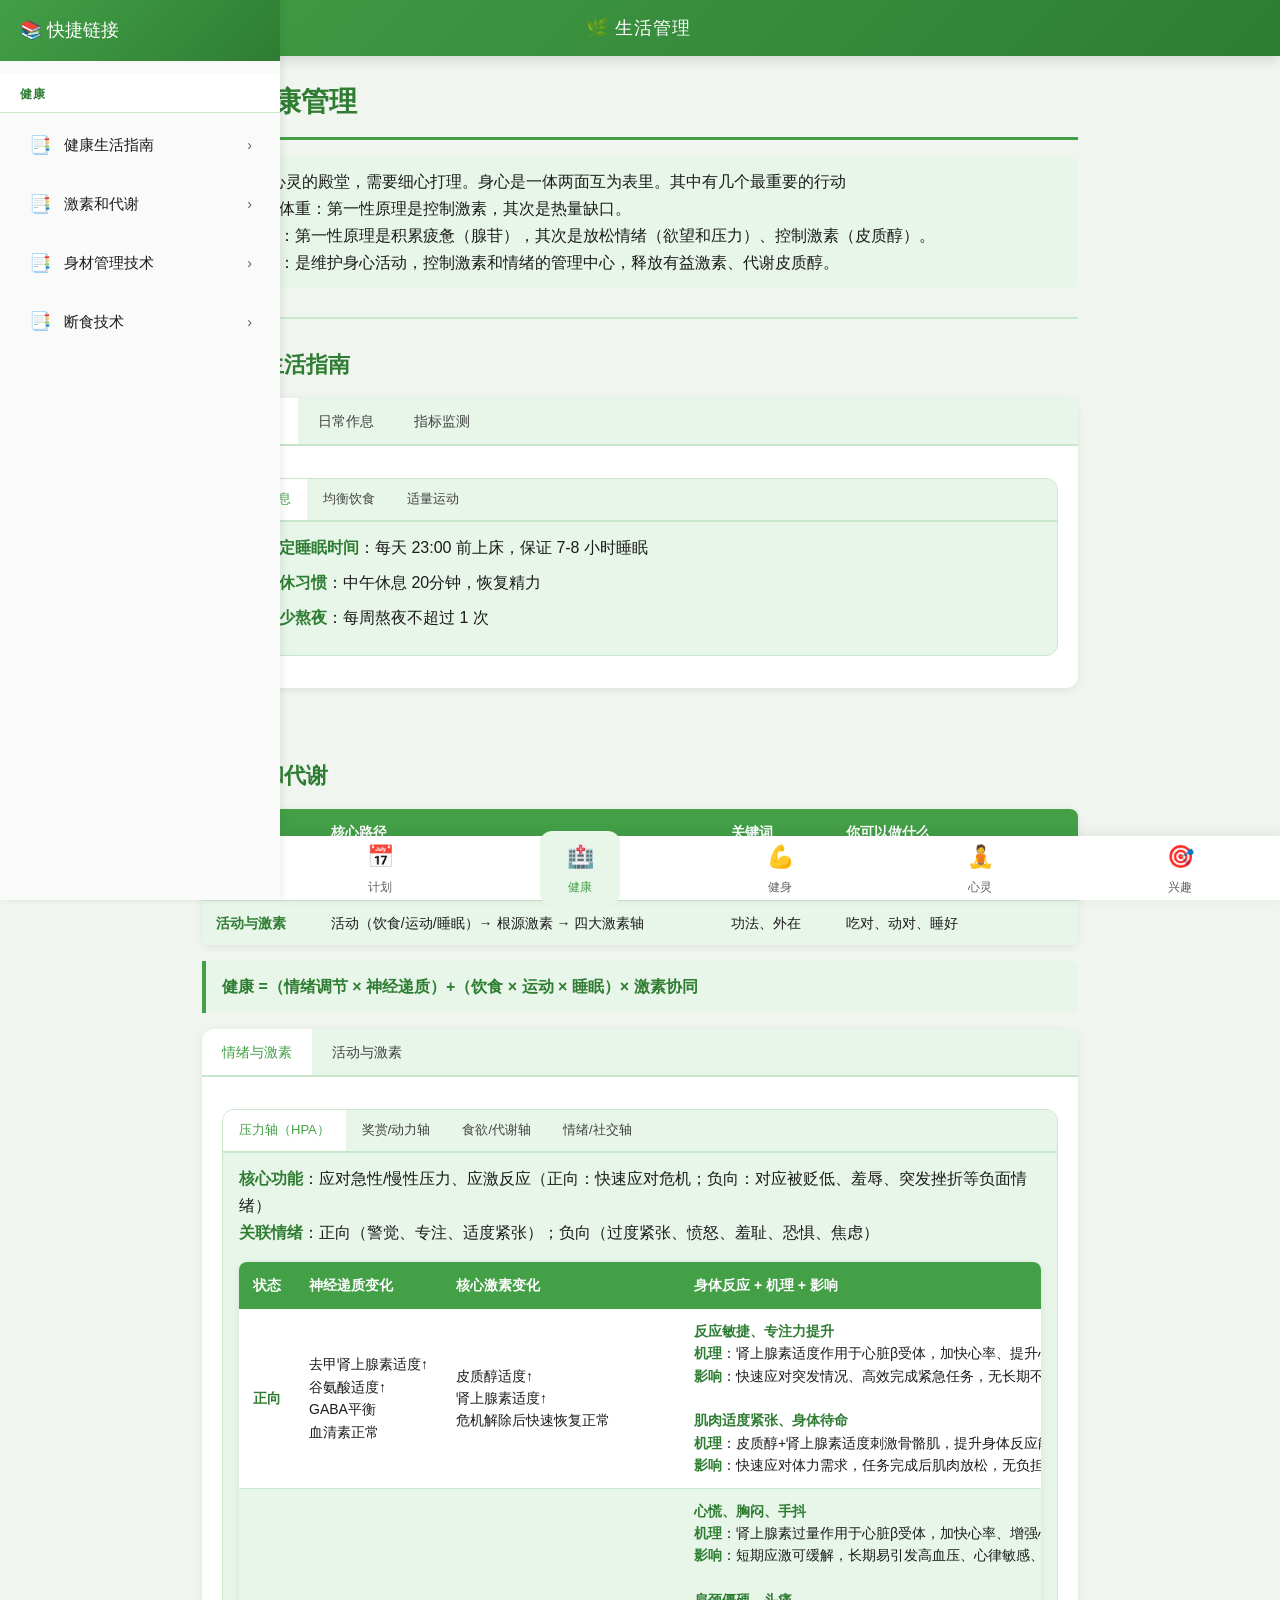
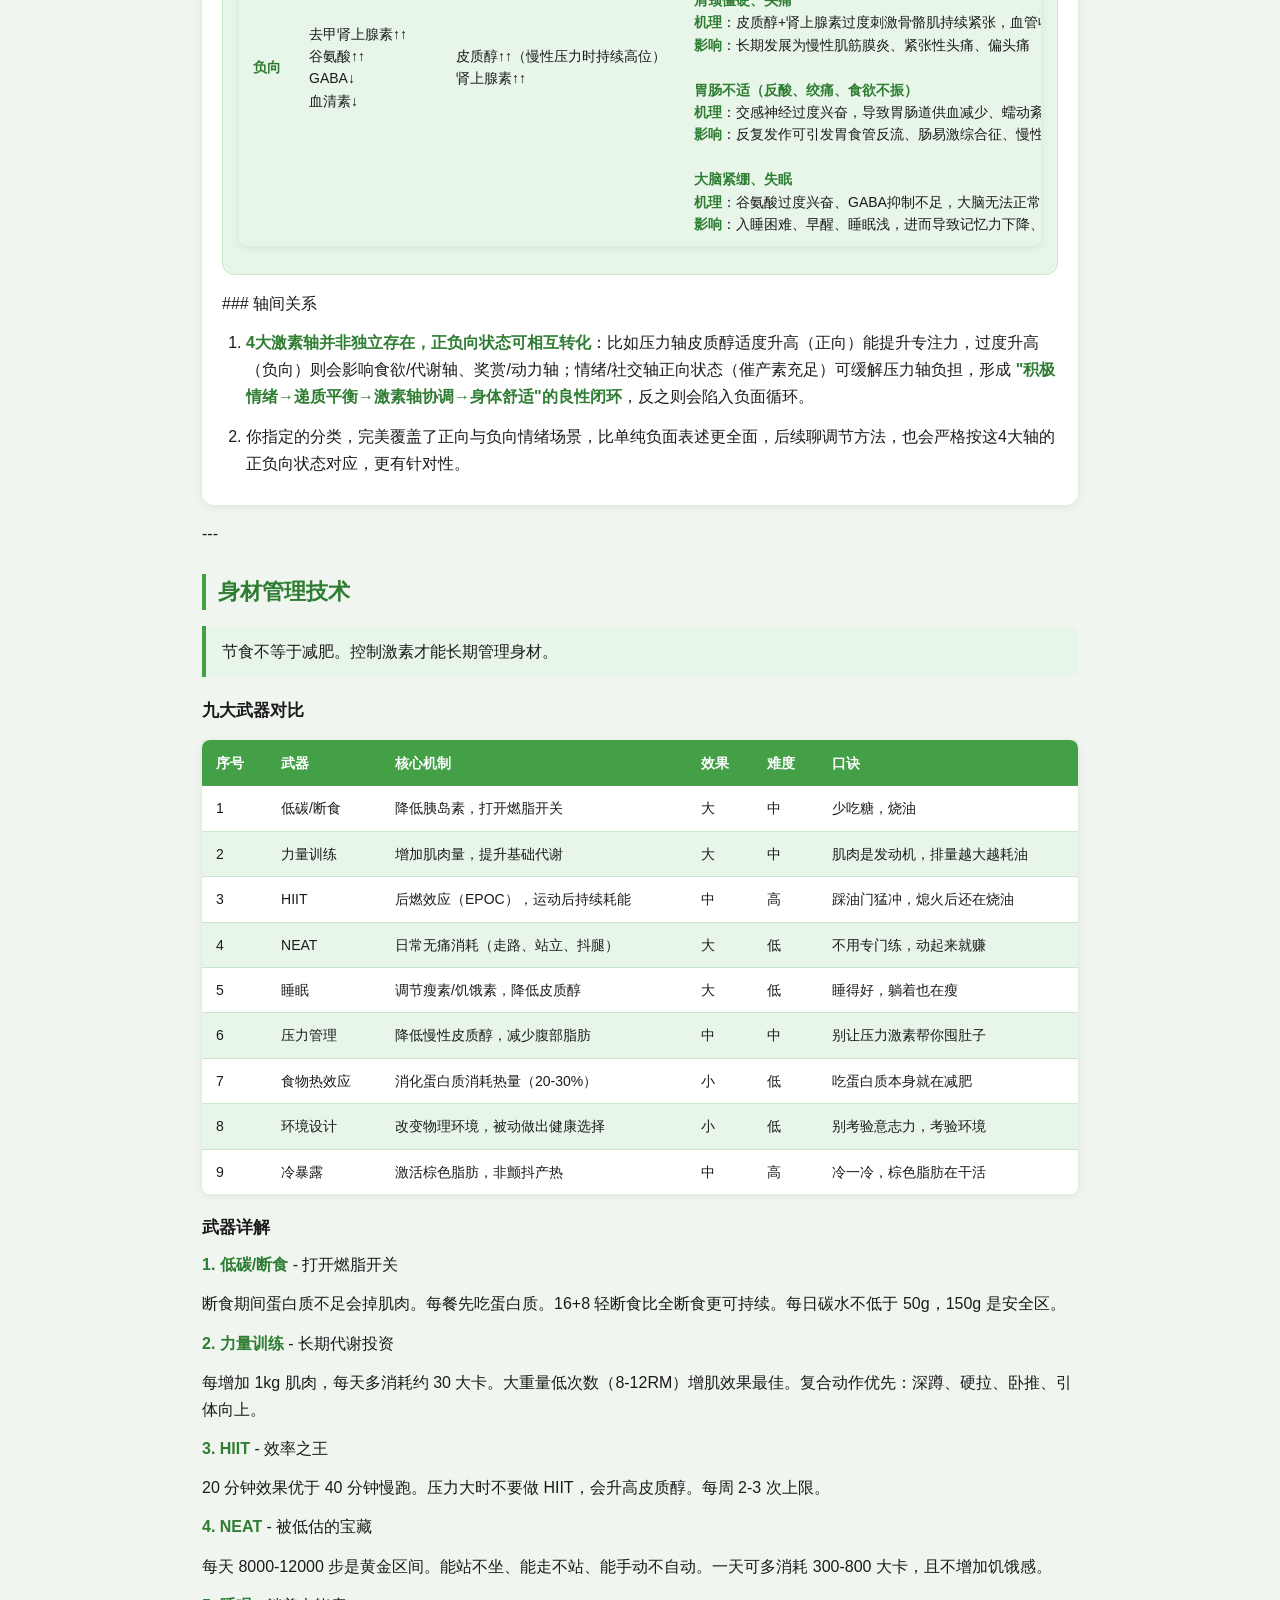
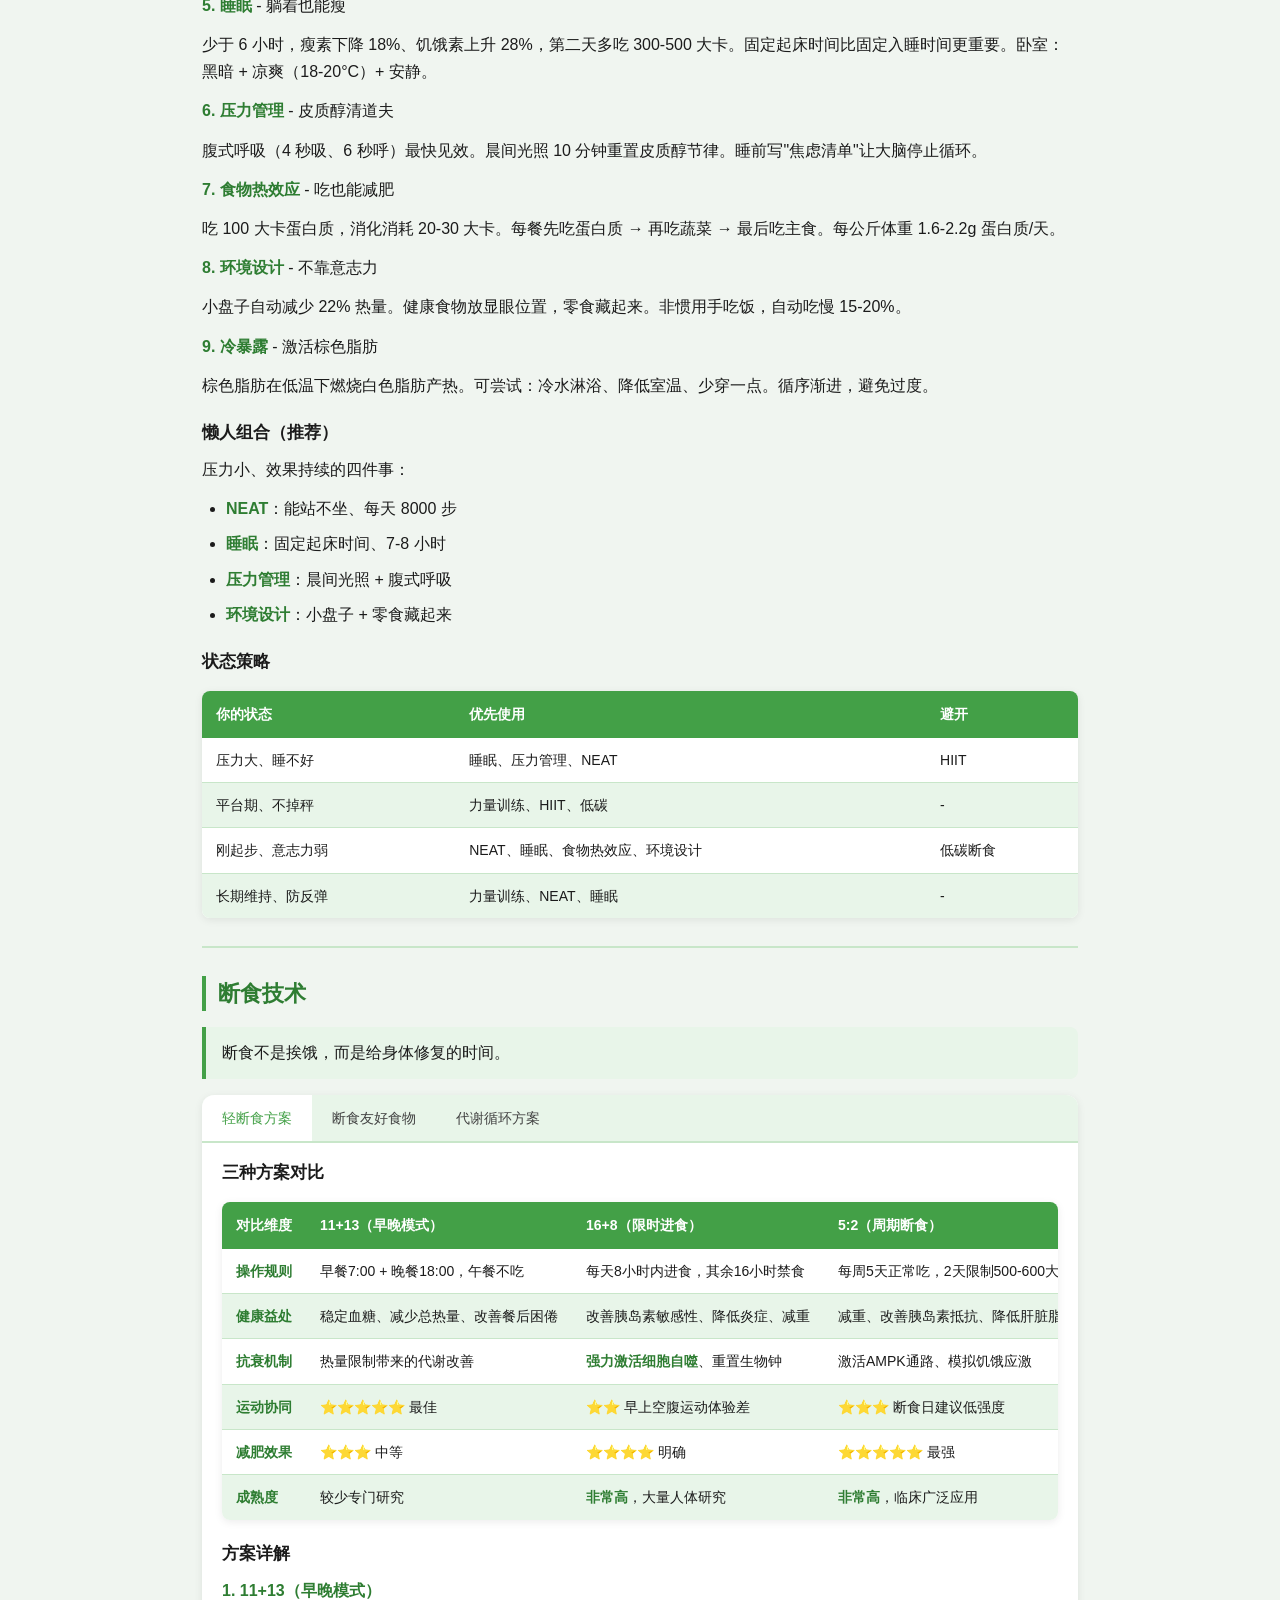
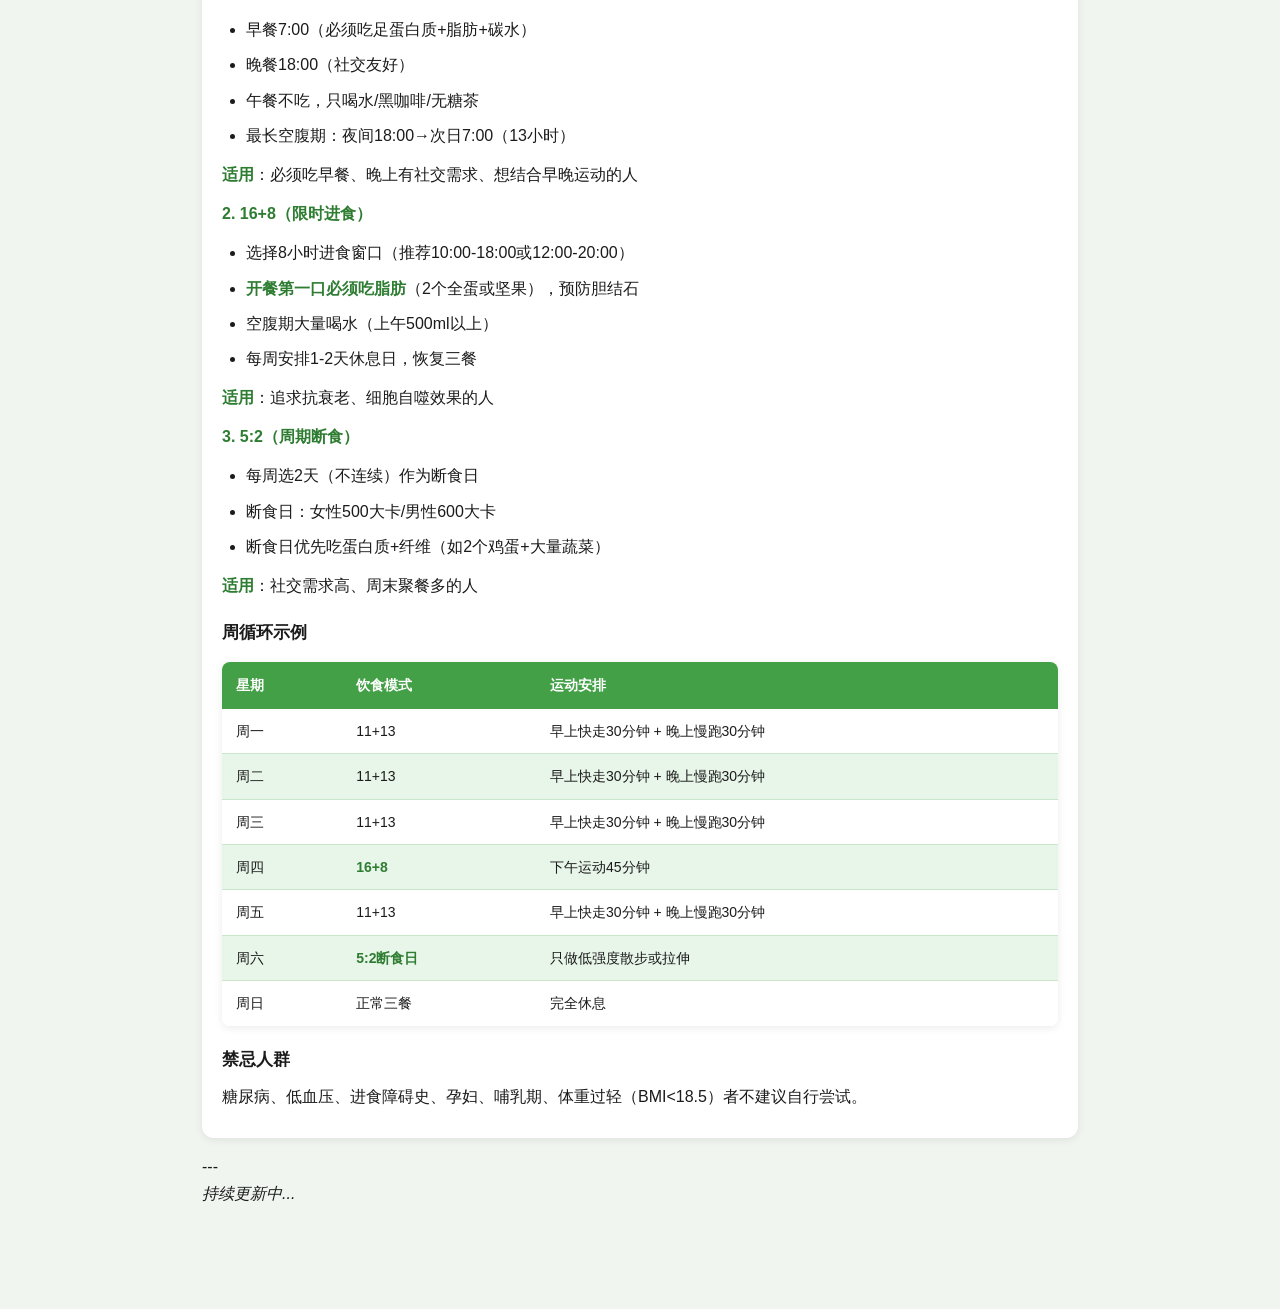
<file: index.html>
<!DOCTYPE html>
<html lang="zh-CN">
<head>
    <meta charset="UTF-8">
    <meta name="viewport" content="width=device-width, initial-scale=1.0">
    <title>🌿 生活管理</title>
    <link rel="stylesheet" href="css/style.css?v=6">
</head>
<body>
    <!-- 侧边栏遮罩 -->
    <div class="sidebar-overlay" id="sidebarOverlay"></div>

    <!-- 侧边栏 -->
    <aside class="sidebar" id="sidebar">
        <div class="sidebar-header">
            <h2>📚 快捷链接</h2>
            <button class="sidebar-close" id="sidebarClose">×</button>
        </div>
        <div class="sidebar-content" id="sidebarContent"></div>
    </aside>

    <!-- 顶部标题栏 -->
    <header class="header">
        <button class="sidebar-toggle" id="sidebarToggle">☰</button>
        <h1>🌿 生活管理</h1>
        <div style="width:40px"></div>
    </header>

    <!-- 主内容区 -->
    <main class="content" id="content">
        <div class="loading">加载中...</div>
    </main>

    <!-- 底部导航栏 -->
    <nav class="navbar">
        <a class="nav-item" data-page="plan">
            <span class="nav-icon">📅</span>
            <span class="nav-label">计划</span>
        </a>
        <a class="nav-item active" data-page="health">
            <span class="nav-icon">🏥</span>
            <span class="nav-label">健康</span>
        </a>
        <a class="nav-item" data-page="fitness">
            <span class="nav-icon">💪</span>
            <span class="nav-label">健身</span>
        </a>
        <a class="nav-item" data-page="mind">
            <span class="nav-icon">🧘</span>
            <span class="nav-label">心灵</span>
        </a>
        <a class="nav-item" data-page="hobby">
            <span class="nav-icon">🎯</span>
            <span class="nav-label">兴趣</span>
        </a>
    </nav>

    <script src="lib/marked.min.js"></script>
    <script src="js/app.js"></script>
</body>
</html>
</file>
<file: css/style.css>
/* ===== 基础重置 ===== */
* {
    margin: 0;
    padding: 0;
    box-sizing: border-box;
}

html, body {
    height: 100%;
    font-family: -apple-system, BlinkMacSystemFont, "Segoe UI", Roboto, "Helvetica Neue", Arial, sans-serif;
    font-size: 16px;
    line-height: 1.6;
    background-color: #f0f5f0;
}

/* ===== 配色变量（清新绿色主题，高对比度）===== */
:root {
    --primary: #43a047;
    --primary-light: #66bb6a;
    --primary-dark: #2e7d32;
    --primary-bg: #e8f5e9;
    --background: #f0f5f0;
    --card-bg: #ffffff;
    --text: #1b1b1b;
    --text-secondary: #424242;
    --text-light: #616161;
    --border: #c8e6c9;
    --border-dark: #a5d6a7;
    --shadow: 0 2px 8px rgba(0, 0, 0, 0.08);
    --shadow-strong: 0 4px 12px rgba(0, 0, 0, 0.12);
}

/* ===== 侧边栏 ===== */
.sidebar {
    position: fixed;
    top: 0;
    left: -280px;
    width: 280px;
    height: 100%;
    background: #ffffff;
    z-index: 200;
    transition: left 0.3s ease;
    box-shadow: 2px 0 12px rgba(0, 0, 0, 0.15);
    display: flex;
    flex-direction: column;
}

.sidebar.open {
    left: 0;
}

/* PC 端侧边栏固定显示 */
@media (min-width: 768px) {
    .sidebar {
        left: 0;
        box-shadow: 2px 0 8px rgba(0, 0, 0, 0.08);
    }

    .sidebar-overlay {
        display: none !important;
    }

    .sidebar-close {
        display: none !important;
    }

    .content {
        padding-left: 296px;
    }

    .header {
        padding-left: 296px;
    }

    .navbar {
        left: 280px !important;
        right: 0 !important;
        width: auto !important;
    }
}

.sidebar-overlay {
    position: fixed;
    top: 0;
    left: 0;
    right: 0;
    bottom: 0;
    background: rgba(0, 0, 0, 0.4);
    z-index: 199;
    opacity: 0;
    visibility: hidden;
    transition: all 0.3s ease;
}

.sidebar-overlay.show {
    opacity: 1;
    visibility: visible;
}

.sidebar-header {
    display: flex;
    align-items: center;
    justify-content: space-between;
    padding: 16px 20px;
    background: linear-gradient(135deg, var(--primary) 0%, var(--primary-dark) 100%);
    color: #ffffff;
}

.sidebar-header h2 {
    font-size: 18px;
    font-weight: 500;
}

.sidebar-close {
    background: none;
    border: none;
    color: #ffffff;
    font-size: 28px;
    cursor: pointer;
    padding: 0;
    line-height: 1;
    opacity: 0.9;
}

.sidebar-close:hover {
    opacity: 1;
}

.sidebar-content {
    flex: 1;
    overflow-y: auto;
    padding: 12px 0;
    background: #fafafa;
}

.sidebar-section-title {
    font-size: 12px;
    font-weight: 600;
    color: var(--primary-dark);
    text-transform: uppercase;
    letter-spacing: 1px;
    padding: 12px 20px 8px;
    border-bottom: 1px solid var(--border);
    margin-bottom: 4px;
    background: #ffffff;
}

.sidebar-link {
    display: flex;
    align-items: center;
    padding: 14px 20px;
    color: var(--text);
    text-decoration: none;
    cursor: pointer;
    transition: all 0.2s;
    margin: 2px 8px;
    border-radius: 8px;
}

.sidebar-link:hover {
    background: var(--primary-bg);
    color: var(--primary-dark);
}

.sidebar-link:active {
    background: var(--primary-light);
    color: #ffffff;
}

.sidebar-link-icon {
    font-size: 18px;
    margin-right: 12px;
    width: 24px;
    text-align: center;
}

.sidebar-link-text {
    flex: 1;
    font-size: 15px;
}

.sidebar-link-arrow {
    color: var(--text-light);
    font-size: 14px;
}

/* ===== 顶部标题栏 ===== */
.header {
    position: fixed;
    top: 0;
    left: 0;
    right: 0;
    height: 56px;
    background: linear-gradient(135deg, var(--primary) 0%, var(--primary-dark) 100%);
    color: #ffffff;
    display: flex;
    align-items: center;
    justify-content: space-between;
    padding: 0 16px;
    box-shadow: var(--shadow-strong);
    z-index: 100;
}

.header h1 {
    font-size: 18px;
    font-weight: 500;
    letter-spacing: 1px;
}

.sidebar-toggle {
    background: none;
    border: none;
    color: #ffffff;
    font-size: 22px;
    cursor: pointer;
    padding: 8px;
    border-radius: 4px;
    opacity: 0.9;
}

.sidebar-toggle:hover {
    opacity: 1;
    background: rgba(255,255,255,0.1);
}

/* ===== 主内容区 ===== */
.content {
    padding: 72px 16px 80px;
    min-height: 100vh;
    max-width: 800px;
    margin: 0 auto;
    color: var(--text);
    overflow-x: hidden;
}

/* ===== 返回链接 ===== */
.back-link {
    display: inline-flex;
    align-items: center;
    gap: 8px;
    padding: 10px 16px;
    background: var(--primary);
    color: #ffffff;
    text-decoration: none;
    border-radius: 8px;
    margin-bottom: 20px;
    font-size: 14px;
    font-weight: 500;
    cursor: pointer;
}

.back-link:hover {
    background: var(--primary-dark);
}

/* ===== 面包屑导航 ===== */
.breadcrumb {
    display: flex;
    align-items: center;
    flex-wrap: wrap;
    gap: 4px;
    padding: 12px 0;
    margin-bottom: 16px;
    font-size: 14px;
    border-bottom: 1px solid var(--border);
}

.breadcrumb a {
    color: var(--primary);
    text-decoration: none;
    cursor: pointer;
    padding: 4px 8px;
    border-radius: 4px;
}

.breadcrumb a:hover {
    background: var(--primary-bg);
}

.breadcrumb-sep {
    color: var(--text-light);
    margin: 0 4px;
}

/* ===== Markdown 内容样式 ===== */
.content h1 {
    font-size: 24px;
    color: var(--primary-dark);
    margin-bottom: 16px;
    padding-bottom: 12px;
    border-bottom: 3px solid var(--primary);
}

.content h2 {
    font-size: 20px;
    color: var(--primary-dark);
    margin: 28px 0 14px;
    padding-left: 12px;
    border-left: 4px solid var(--primary);
}

.content h3 {
    font-size: 17px;
    color: var(--text);
    margin: 20px 0 10px;
    font-weight: 600;
}

.content h4 {
    font-size: 16px;
    color: var(--text-secondary);
    margin: 16px 0 8px;
    font-weight: 600;
}

.content p {
    margin-bottom: 12px;
    color: var(--text);
    line-height: 1.7;
}

.content ul, .content ol {
    margin: 12px 0;
    padding-left: 24px;
}

.content li {
    margin-bottom: 8px;
    line-height: 1.7;
    color: var(--text);
}

.content strong {
    color: var(--primary-dark);
    font-weight: 600;
}

.content code {
    background: var(--primary-bg);
    color: var(--primary-dark);
    padding: 2px 8px;
    border-radius: 4px;
    font-size: 14px;
    font-family: "SF Mono", Consolas, monospace;
}

.content pre {
    background: #263238;
    color: #eceff1;
    padding: 16px;
    border-radius: 8px;
    overflow-x: auto;
    margin: 16px 0;
}

.content pre code {
    background: transparent;
    color: inherit;
    padding: 0;
}

.content blockquote {
    border-left: 4px solid var(--primary);
    background: var(--primary-bg);
    padding: 12px 16px;
    margin: 16px 0;
    border-radius: 0 8px 8px 0;
    color: var(--text-secondary);
}

.content blockquote p {
    margin-bottom: 0;
}

.content hr {
    border: none;
    border-top: 2px solid var(--border);
    margin: 28px 0;
}

/* ===== 表格样式（重点修复）===== */
.table-scroll {
    overflow-x: auto;
    -webkit-overflow-scrolling: touch;
    margin: 16px 0;
    border-radius: 8px;
    box-shadow: var(--shadow);
    max-width: 100%;
}

.content table {
    width: max-content;
    min-width: 100%;
    border-collapse: collapse;
    margin: 0;
    background: #ffffff;
}

.content th {
    background: var(--primary);
    color: #ffffff;
    padding: 12px 14px;
    text-align: left;
    font-weight: 600;
    font-size: 14px;
}

.content td {
    padding: 11px 14px;
    text-align: left;
    color: var(--text);
    border-bottom: 1px solid var(--border);
    font-size: 14px;
}

.content tr:last-child td {
    border-bottom: none;
}

/* 偶数行 - 使用浅绿色背景，确保文字可见 */
.content tbody tr:nth-child(even) {
    background: var(--primary-bg);
}

/* 奇数行 - 白色背景 */
.content tbody tr:nth-child(odd) {
    background: #ffffff;
}

/* 行悬停效果 */
.content tbody tr:hover {
    background: #c8e6c9;
}

/* ===== 任务列表样式 ===== */
.content input[type="checkbox"] {
    margin-right: 10px;
    transform: scale(1.2);
    accent-color: var(--primary);
    cursor: pointer;
}

/* ===== TAB 选项卡样式 ===== */
.tabbed-set {
    margin: 16px 0;
    background: var(--card-bg);
    border-radius: 12px;
    overflow: hidden;
    box-shadow: var(--shadow);
}

.tabbed-labels {
    display: flex;
    border-bottom: 2px solid var(--border);
    background: var(--primary-bg);
    overflow-x: auto;
    -webkit-overflow-scrolling: touch;
    scrollbar-width: none;
    -ms-overflow-style: none;
}

.tabbed-labels::-webkit-scrollbar {
    display: none;
}

.tabbed-label {
    padding: 12px 20px;
    cursor: pointer;
    color: var(--text-secondary);
    font-size: 14px;
    font-weight: 500;
    white-space: nowrap;
    border-bottom: 2px solid transparent;
    margin-bottom: -2px;
    transition: all 0.2s ease;
}

.tabbed-label:hover {
    color: var(--primary);
    background: rgba(67, 160, 71, 0.1);
}

.tabbed-label.active {
    color: var(--primary);
    border-bottom-color: var(--primary);
    background: var(--card-bg);
}

.tabbed-content {
    padding: 0;
}

.tabbed-panel {
    display: none;
    padding: 16px 20px;
    animation: fadeIn 0.2s ease;
}

.tabbed-panel.active {
    display: block;
}

@keyframes fadeIn {
    from { opacity: 0; }
    to { opacity: 1; }
}

/* TAB 内容内的样式调整 */
.tabbed-panel h3:first-child {
    margin-top: 0;
}

.tabbed-panel p:first-child {
    margin-top: 0;
}

.tabbed-panel ul:first-child {
    margin-top: 0;
}

/* ===== 底部导航栏 ===== */
.navbar {
    position: fixed;
    bottom: 0;
    left: 0;
    right: 0;
    height: 64px;
    background: #ffffff;
    display: flex;
    justify-content: space-around;
    align-items: center;
    box-shadow: 0 -2px 12px rgba(0, 0, 0, 0.08);
    z-index: 100;
    padding-bottom: env(safe-area-inset-bottom);
}

.nav-item {
    display: flex;
    flex-direction: column;
    align-items: center;
    text-decoration: none;
    color: var(--text-light);
    padding: 8px 12px;
    border-radius: 12px;
    transition: all 0.2s ease;
    min-width: 60px;
    cursor: pointer;
}

.nav-item:hover {
    background: var(--primary-bg);
}

.nav-item.active {
    color: var(--primary);
    background: var(--primary-bg);
}

.nav-icon {
    font-size: 22px;
    margin-bottom: 4px;
}

.nav-label {
    font-size: 11px;
    font-weight: 500;
}

/* ===== 加载动画 ===== */
.loading {
    text-align: center;
    padding: 60px 20px;
    color: var(--text-light);
    font-size: 16px;
}

.loading::after {
    content: '';
    display: block;
    width: 32px;
    height: 32px;
    border: 3px solid var(--border);
    border-top-color: var(--primary);
    border-radius: 50%;
    animation: spin 0.8s linear infinite;
    margin: 16px auto 0;
}

@keyframes spin {
    to { transform: rotate(360deg); }
}

/* ===== 错误提示 ===== */
.error {
    text-align: center;
    padding: 40px 20px;
    color: var(--text-secondary);
}

.error h2 {
    color: var(--text);
    border: none;
    padding: 0;
    margin-bottom: 12px;
}

/* ===== 嵌套 TAB 样式 ===== */
.tabbed-panel .tabbed-set {
    background: var(--primary-bg);
    box-shadow: none;
    border: 1px solid var(--border);
}

.tabbed-panel .tabbed-label {
    padding: 10px 16px;
    font-size: 13px;
}

.tabbed-panel .tabbed-panel {
    padding: 12px 16px;
}

/* ===== 响应式适配 ===== */
@media (min-width: 768px) {
    .content {
        padding: 80px 32px 90px;
        max-width: min(960px, calc(100vw - 340px));
    }

    .content h1 {
        font-size: 28px;
    }

    .content h2 {
        font-size: 22px;
    }

    .nav-item {
        min-width: 80px;
    }

    .nav-label {
        font-size: 12px;
    }
}

/* ===== 打印样式 ===== */
@media print {
    .header, .navbar, .sidebar, .sidebar-overlay {
        display: none !important;
    }

    .content {
        padding: 20px;
    }
}
</file>
